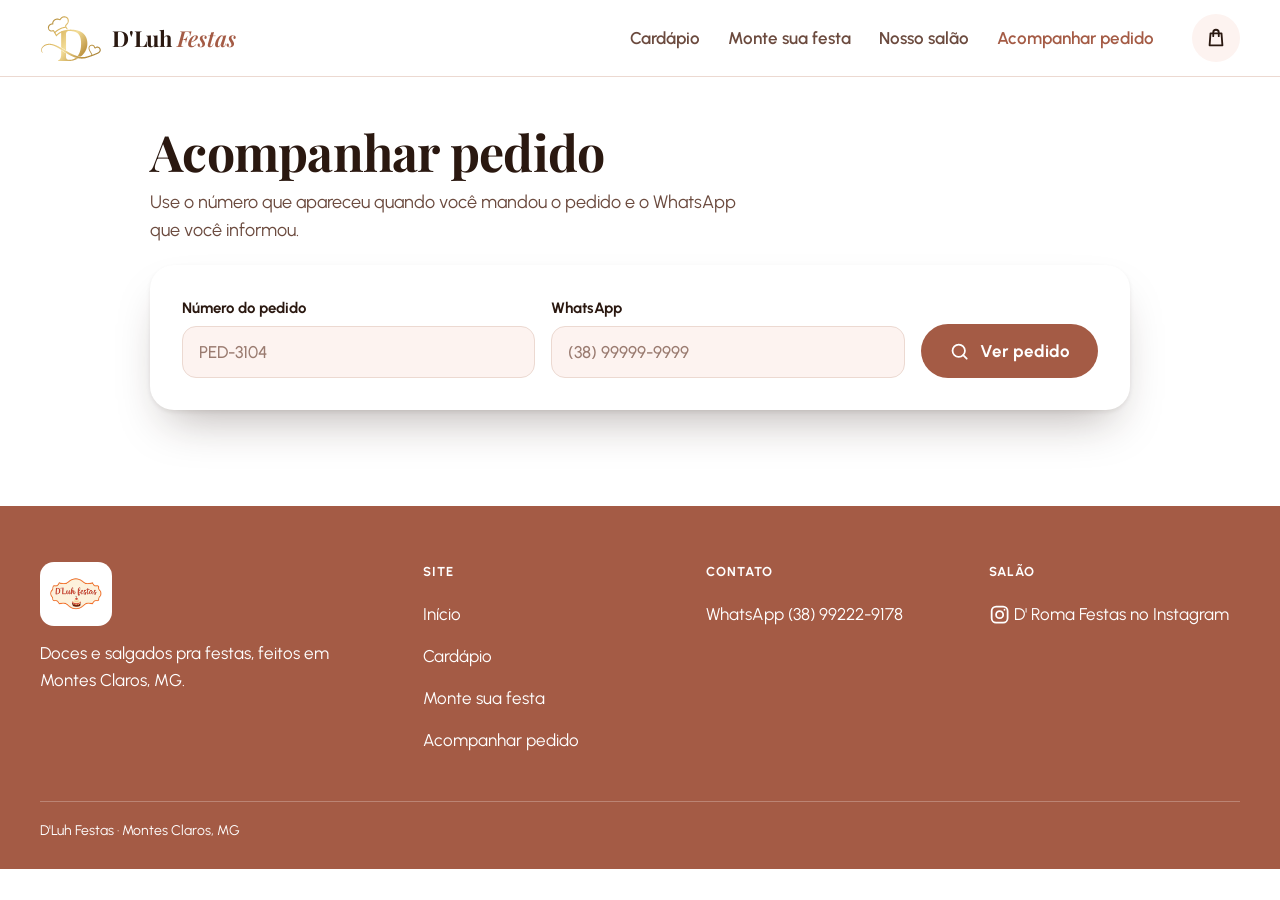
<file: pedido.html>
<!doctype html>
<html lang="pt-BR">
<head>
  <meta charset="utf-8">
  <meta name="viewport" content="width=device-width, initial-scale=1, viewport-fit=cover">
  <title>Acompanhar pedido · D'Luh Festas</title>
  <meta name="description" content="Veja em que pé está o seu pedido na D'Luh Festas com o número do pedido e o WhatsApp usado.">
  <meta name="theme-color" content="#ffffff">
  <meta property="og:type" content="website">
  <meta property="og:site_name" content="D'Luh Festas">
  <meta property="og:title" content="Acompanhar pedido · D'Luh Festas">
  <meta property="og:description" content="Veja a situação do seu pedido com o número e o seu WhatsApp.">
  <meta property="og:url" content="https://www.dluhfestas.com/pedido">
  <meta property="og:image" content="https://www.dluhfestas.com/midia/galeria-mesa-flores.jpg">
  <link rel="canonical" href="https://www.dluhfestas.com/pedido">
  <link rel="icon" href="img/d-dluh.svg" type="image/svg+xml">
  <link rel="alternate icon" href="img/logo-192.png">
  <link rel="preconnect" href="https://fonts.googleapis.com">
  <link rel="preconnect" href="https://fonts.gstatic.com" crossorigin>
  <link rel="stylesheet" href="https://fonts.googleapis.com/css2?family=Playfair+Display:ital,wght@0,600..800;1,600..700&family=Urbanist:wght@400..800&display=swap">
  <link rel="stylesheet" href="css/site.css?v=28">
</head>
<body>
  <a class="pular" href="#conteudo">Pular para o conteúdo</a>

  <header class="topo">
    <div class="moldura topo__dentro">
      <a class="marca" href="/" aria-label="D'Luh Festas, página inicial">
        <span class="marca__d" data-marca-d><img src="img/d-dluh.svg" alt="" width="859" height="648"></span>
        <span class="marca__nome">D'Luh <em>Festas</em></span>
      </a>
      <nav class="menu" aria-label="Principal">
        <a href="/cardapio" class="so-largo">Cardápio</a>
        <a href="/festa" class="so-largo">Monte sua festa</a>
        <a href="/#salao" class="so-largo">Nosso salão</a>
        <a href="/pedido" class="so-largo" aria-current="page">Acompanhar pedido</a>
      </nav>
      <a class="sacola so-estreito" href="/pedido" aria-label="Acompanhar pedido" aria-current="page">
        <svg class="icone" aria-hidden="true"><use href="#i-recebido"/></svg>
      </a>
      <a class="sacola" href="/cardapio" aria-label="Seu pedido" data-sacola>
        <svg class="icone" aria-hidden="true"><use href="#i-sacola"/></svg>
        <span class="sacola__n" data-sacola-n hidden>0</span>
      </a>
    </div>
  </header>

  <main id="conteudo" class="moldura pagina-pedido">
    <div class="cabeca-pagina">
      <h1 class="titulo">Acompanhar pedido</h1>
      <p>Use o número que apareceu quando você mandou o pedido e o WhatsApp que você informou.</p>
    </div>

    <section class="consulta" aria-label="Buscar pedido">
      <form id="form-consulta" novalidate>
        <div class="campo">
          <label for="c-numero">Número do pedido</label>
          <input class="entrada num" type="text" id="c-numero" name="numero" placeholder="PED-3104" autocapitalize="characters" autocomplete="off" required>
          <p class="campo__erro" id="c-numero-erro" hidden></p>
        </div>
        <div class="campo">
          <label for="c-tel">WhatsApp</label>
          <input class="entrada num" type="tel" id="c-tel" name="telefone" inputmode="tel" autocomplete="tel-national" placeholder="(38) 99999-9999" required>
          <p class="campo__erro" id="c-tel-erro" hidden></p>
        </div>
        <button class="botao" type="submit" id="c-botao">
          <svg class="icone" aria-hidden="true"><use href="#i-lupa"/></svg> Ver pedido
        </button>
      </form>
    </section>

    <div id="resultado" aria-live="polite"></div>
  </main>

  <footer class="rodape">
    <div class="moldura rodape__dentro">
      <div>
        <img src="img/logo-192.png" alt="D'Luh Festas" width="192" height="192">
        <p>Doces e salgados pra festas, feitos em Montes Claros, MG.</p>
      </div>
      <div>
        <h2>Site</h2>
        <ul>
          <li><a href="/">Início</a></li>
          <li><a href="/cardapio">Cardápio</a></li>
          <li><a href="/festa">Monte sua festa</a></li>
          <li><a href="/pedido">Acompanhar pedido</a></li>
        </ul>
      </div>
      <div>
        <h2>Contato</h2>
        <ul>
          <li><a href="https://wa.me/5538992229178" target="_blank" rel="noopener">WhatsApp (38) 99222-9178</a></li>
        </ul>
      </div>
      <div>
        <h2>Salão</h2>
        <ul>
          <li><a href="https://www.instagram.com/dromafestas/" target="_blank" rel="noopener"><svg class="icone" aria-hidden="true"><use href="#i-insta"/></svg>&nbsp;D' Roma Festas no Instagram</a></li>
        </ul>
      </div>
    </div>
    <div class="moldura rodape__base">D'Luh Festas · Montes Claros, MG</div>
  </footer>

  <script src="js/comum.js?v=23"></script>
  <script src="js/marca-dados.js?v=22"></script>
  <script src="js/marca.js?v=22"></script>
  <script src="js/api.js?v=23"></script>
  <script src="js/api-teste.js?v=24"></script>
  <script src="js/pedido.js?v=24"></script>
</body>
</html>
</file>
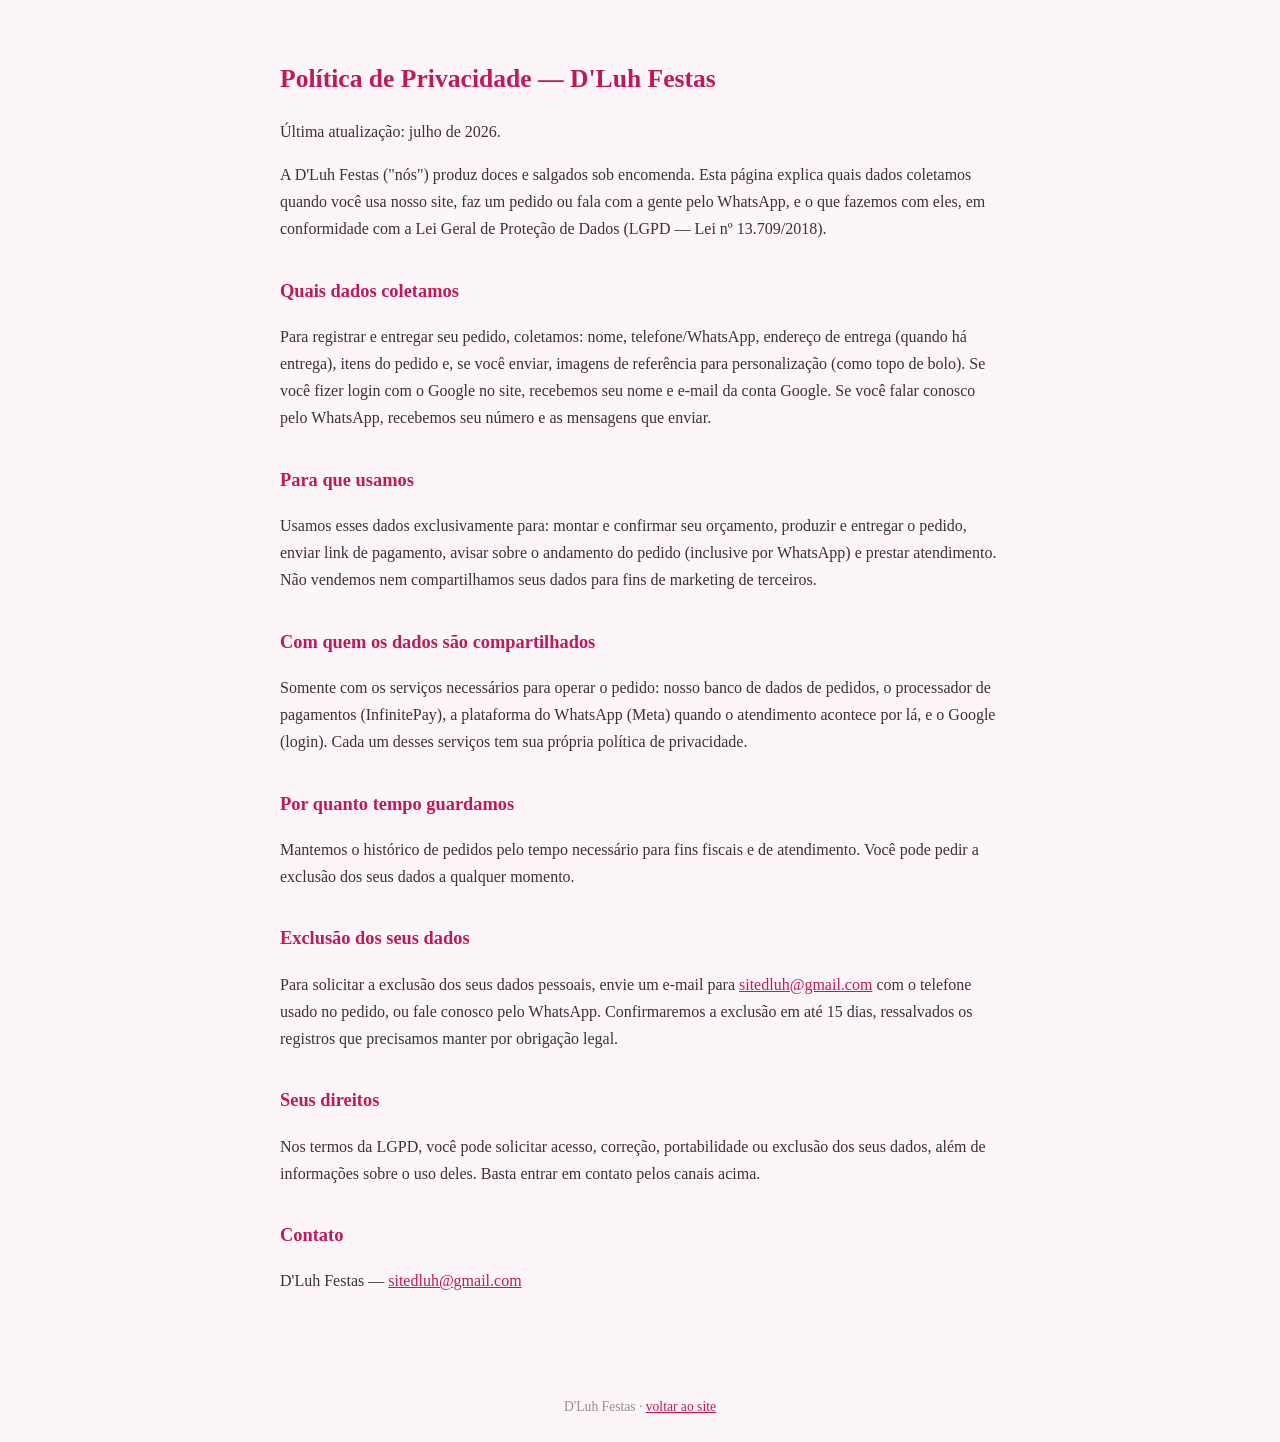
<file: privacidade.html>
<!DOCTYPE html>
<html lang="pt-BR">
<head>
<meta charset="UTF-8">
<meta name="viewport" content="width=device-width, initial-scale=1.0">
<meta name="robots" content="index,follow">
<title>Política de Privacidade — D'Luh Festas</title>
<style>
  body{font-family:Georgia,'Times New Roman',serif;background:#fdf6f8;color:#3d3038;margin:0;padding:0;line-height:1.7}
  main{max-width:720px;margin:0 auto;padding:40px 22px 60px}
  h1{color:#c2185b;font-size:1.6em}
  h2{color:#c2185b;font-size:1.15em;margin-top:1.8em}
  a{color:#c2185b}
  footer{text-align:center;font-size:.85em;color:#9b8a92;padding:24px}
</style>
</head>
<body>
<main>
  <h1>Política de Privacidade — D'Luh Festas</h1>
  <p>Última atualização: julho de 2026.</p>

  <p>A D'Luh Festas ("nós") produz doces e salgados sob encomenda. Esta página explica quais dados coletamos quando você usa nosso site, faz um pedido ou fala com a gente pelo WhatsApp, e o que fazemos com eles, em conformidade com a Lei Geral de Proteção de Dados (LGPD — Lei nº 13.709/2018).</p>

  <h2>Quais dados coletamos</h2>
  <p>Para registrar e entregar seu pedido, coletamos: nome, telefone/WhatsApp, endereço de entrega (quando há entrega), itens do pedido e, se você enviar, imagens de referência para personalização (como topo de bolo). Se você fizer login com o Google no site, recebemos seu nome e e-mail da conta Google. Se você falar conosco pelo WhatsApp, recebemos seu número e as mensagens que enviar.</p>

  <h2>Para que usamos</h2>
  <p>Usamos esses dados exclusivamente para: montar e confirmar seu orçamento, produzir e entregar o pedido, enviar link de pagamento, avisar sobre o andamento do pedido (inclusive por WhatsApp) e prestar atendimento. Não vendemos nem compartilhamos seus dados para fins de marketing de terceiros.</p>

  <h2>Com quem os dados são compartilhados</h2>
  <p>Somente com os serviços necessários para operar o pedido: nosso banco de dados de pedidos, o processador de pagamentos (InfinitePay), a plataforma do WhatsApp (Meta) quando o atendimento acontece por lá, e o Google (login). Cada um desses serviços tem sua própria política de privacidade.</p>

  <h2>Por quanto tempo guardamos</h2>
  <p>Mantemos o histórico de pedidos pelo tempo necessário para fins fiscais e de atendimento. Você pode pedir a exclusão dos seus dados a qualquer momento.</p>

  <h2 id="exclusao">Exclusão dos seus dados</h2>
  <p>Para solicitar a exclusão dos seus dados pessoais, envie um e-mail para <a href="mailto:sitedluh@gmail.com">sitedluh@gmail.com</a> com o telefone usado no pedido, ou fale conosco pelo WhatsApp. Confirmaremos a exclusão em até 15 dias, ressalvados os registros que precisamos manter por obrigação legal.</p>

  <h2>Seus direitos</h2>
  <p>Nos termos da LGPD, você pode solicitar acesso, correção, portabilidade ou exclusão dos seus dados, além de informações sobre o uso deles. Basta entrar em contato pelos canais acima.</p>

  <h2>Contato</h2>
  <p>D'Luh Festas — <a href="mailto:sitedluh@gmail.com">sitedluh@gmail.com</a></p>
</main>
<footer>D'Luh Festas · <a href="index.html">voltar ao site</a></footer>
</body>
</html>
</file>
<file: css/site.css>
/* D'Luh Festas — site público. Linha das referências (Cake Shop, Seja Doce, Sweets App):
   fundo claro, foto e vídeo na frente, cards com botão redondo, carrinho ao lado do cardápio.
   Marca: terracota + Playfair Display; texto em Urbanist. */

:root {
  --terracota: #c0725a;
  --terracota-forte: #a45b45;   /* botões e texto: 5:1 com branco, 4.6:1 no blush */
  --terracota-funda: #8c4d3a;
  --salmao: #eecabd;
  --rosa: #f7e3dc;
  --blush: #fdf3f0;
  --branco: #ffffff;
  --cafe: #2a1810;
  --cafe-2: #6b4a3e;
  --linha: #ecd9d1;
  --verde: #1e6b4f;
  --verde-fundo: #e3f1ea;
  --dourado: #b8903c;
  --erro: #b3261e;
  --erro-fundo: #fff3f0;
  --verde-forte: #17573f;
  --placeholder: #9a7b70;

  --titulo: "Playfair Display", Georgia, serif;
  --texto: "Urbanist", system-ui, -apple-system, "Segoe UI", sans-serif;

  --r-s: 10px;
  --r-m: 16px;
  --r-l: 24px;
  --r-xl: 32px;

  --sombra: 0 1px 2px rgb(42 24 16 / 0.06), 0 12px 32px -14px rgb(42 24 16 / 0.28);
  --sombra-alta: 0 2px 4px rgb(42 24 16 / 0.08), 0 24px 48px -18px rgb(42 24 16 / 0.35);

  --ease-out: cubic-bezier(0.23, 1, 0.32, 1);
  --ease-drawer: cubic-bezier(0.32, 0.72, 0, 1);

  --gutter: clamp(16px, 4vw, 40px);
  --largura: 1240px;
  --topo-h: 76px;

  color-scheme: light;
}

*, *::before, *::after { box-sizing: border-box; }

html {
  -webkit-text-size-adjust: 100%;
  scroll-behavior: smooth;
  scroll-padding-top: calc(var(--topo-h) + 16px);
  scrollbar-color: var(--salmao) var(--blush);
  /* As cenas presas do GSAP (pin-spacer) medem a janela com a barra de rolagem do Windows e passam
     15px da tela: sem isso, aparece rolagem de lado no desktop. */
  overflow-x: clip;
}

body {
  margin: 0;
  background: var(--branco);
  color: var(--cafe);
  font-family: var(--texto);
  font-size: 1.0625rem;
  line-height: 1.55;
  -webkit-font-smoothing: antialiased;
  -webkit-tap-highlight-color: transparent;
}

img, svg, video { display: block; max-width: 100%; }
[hidden] { display: none !important; }
button, input, select, textarea { font: inherit; color: inherit; }
a { color: inherit; text-underline-offset: 0.2em; }
h1, h2, h3 { text-wrap: balance; }

::selection { background: var(--salmao); color: var(--cafe); }

:focus-visible { outline: 3px solid var(--terracota-forte); outline-offset: 3px; border-radius: 8px; }

.sr-only { position: absolute; width: 1px; height: 1px; padding: 0; margin: -1px; overflow: hidden; clip: rect(0 0 0 0); white-space: nowrap; border: 0; }
.icone { width: 1.25em; height: 1.25em; flex: none; stroke: currentColor; fill: none; stroke-width: 2; stroke-linecap: round; stroke-linejoin: round; }
.num { font-variant-numeric: tabular-nums lining-nums; }

.pular {
  position: absolute; left: 16px; top: -64px; z-index: 100; padding: 10px 16px;
  background: var(--cafe); color: var(--branco); border-radius: var(--r-s); font-weight: 700; text-decoration: none;
}
.pular:focus { top: 12px; }

.moldura { width: min(100% - 2 * var(--gutter), var(--largura)); margin-inline: auto; }
.secao { padding-block: clamp(40px, 6vw, 80px); }
.secao--blush { background: var(--blush); }

.titulo {
  font-family: var(--titulo); font-weight: 700; color: var(--cafe);
  font-size: clamp(2rem, 4.2vw, 3.125rem); line-height: 1.08; letter-spacing: -0.015em; margin: 0;
}
.titulo em { font-style: italic; color: var(--terracota-forte); }
.titulo--m { font-size: clamp(1.625rem, 3vw, 2.25rem); }
.cabeca-secao { display: flex; flex-wrap: wrap; align-items: end; justify-content: space-between; gap: 16px 32px; margin-bottom: clamp(24px, 3.4vw, 40px); }
.cabeca-secao p { margin: 10px 0 0; max-width: 52ch; color: var(--cafe-2); font-size: 1.125rem; }

/* ── Botões ────────────────────────────────────────────────────── */

.botao {
  display: inline-flex; align-items: center; justify-content: center; gap: 10px;
  min-height: 52px; padding: 12px 26px; border-radius: 999px; border: 2px solid transparent;
  background: var(--terracota-forte); color: var(--branco);
  font-weight: 700; font-size: 1.0625rem; text-decoration: none; cursor: pointer; white-space: nowrap;
  transition: background-color 180ms ease, color 180ms ease, border-color 180ms ease, transform 160ms var(--ease-out);
  touch-action: manipulation; user-select: none;
}
.botao:active { transform: scale(0.97); }
.botao--contorno { background: transparent; color: var(--terracota-forte); border-color: var(--terracota-forte); }
.botao--branco { background: var(--branco); color: var(--cafe); }
.botao--verde { background: var(--verde); }
.botao--pequeno { min-height: 44px; padding: 8px 18px; font-size: 0.9375rem; }
.botao--grande { min-height: 58px; padding: 14px 32px; font-size: 1.125rem; }
.botao--largo { width: 100%; }
.botao[disabled] { background: var(--rosa); color: var(--cafe-2); cursor: not-allowed; }
.botao[disabled]:active { transform: none; }
@media (hover: hover) and (pointer: fine) {
  .botao:not([disabled]):hover { background: var(--terracota-funda); }
  .botao--contorno:not([disabled]):hover { background: var(--terracota-forte); color: var(--branco); }
  .botao--branco:not([disabled]):hover { background: var(--rosa); }
  .botao--verde:not([disabled]):hover { background: var(--verde-forte); }
}

/* Botão redondo de adicionar (cards). */
.mais {
  display: grid; place-items: center; width: 48px; height: 48px; flex: none; border-radius: 50%;
  background: var(--terracota-forte); color: var(--branco); border: 0; cursor: pointer;
  transition: background-color 180ms ease, transform 160ms var(--ease-out);
}
.mais .icone { width: 22px; height: 22px; stroke-width: 2.5; }
.mais:active { transform: scale(0.92); }
@media (hover: hover) and (pointer: fine) { .mais:hover { background: var(--terracota-funda); } }

.link { display: inline-flex; align-items: center; gap: 8px; min-height: 44px; font-weight: 700; color: var(--terracota-forte); text-decoration: underline; text-decoration-thickness: 2px; }

/* ── Topo ──────────────────────────────────────────────────────── */

.topo {
  position: sticky; top: 0; z-index: 40; background: rgb(255 255 255 / 0.94);
  border-bottom: 1px solid var(--linha);
  backdrop-filter: saturate(1.4) blur(10px); -webkit-backdrop-filter: saturate(1.4) blur(10px);
}
.topo__dentro { display: flex; align-items: center; gap: clamp(8px, 2vw, 28px); height: var(--topo-h); }
.marca { margin-right: auto; display: flex; align-items: center; gap: 10px; text-decoration: none; color: var(--cafe); }
.marca__d { display: block; width: 62px; height: 47px; flex: none; }
.marca__d img, .marca__svg { width: 100%; height: 100%; display: block; overflow: visible; }
.marca__pincel { fill: none; stroke: #fff; stroke-linecap: round; stroke-linejoin: round; }
.marca__nome { font-family: var(--titulo); font-weight: 700; font-size: 1.375rem; letter-spacing: -0.01em; white-space: nowrap; }
.marca__nome em { font-style: italic; font-weight: 600; color: var(--terracota-forte); }
.menu { display: flex; align-items: center; gap: 4px; }
.menu a { padding: 10px 12px; border-radius: 999px; font-weight: 600; text-decoration: none; color: var(--cafe-2); transition: color 160ms ease, background-color 160ms ease; }
.menu a:hover { color: var(--cafe); background: var(--blush); }
.menu a[aria-current="page"] { color: var(--terracota-forte); }
.sacola {
  position: relative; display: grid; place-items: center; width: 48px; height: 48px; border-radius: 50%;
  background: var(--blush); color: var(--cafe); text-decoration: none; flex: none;
}
.sacola .icone { width: 22px; height: 22px; }
/* "Acompanhar pedido" em ícone, só no celular (no largo ele está no menu). */
.so-estreito { display: none; }
.menu + .so-estreito { margin-left: auto; }
.sacola[aria-current="page"] { background: var(--salmao); }
@media (max-width: 900px) { .so-estreito { display: grid; } .so-estreito + .sacola { margin-left: 0; } }
.sacola__n {
  position: absolute; top: -2px; right: -2px; min-width: 22px; height: 22px; padding: 0 6px; border-radius: 999px;
  display: grid; place-items: center; background: var(--terracota-forte); color: var(--branco);
  font-size: 0.75rem; font-weight: 800; border: 2px solid var(--branco);
}

/* ── Abertura com vídeo ────────────────────────────────────────── */

.abertura { padding-top: clamp(12px, 2vw, 24px); }
.banner {
  position: relative; isolation: isolate; overflow: hidden; border-radius: var(--r-xl);
  min-height: min(78svh, 720px); display: grid; align-items: end;
  background: var(--cafe);
}
.banner::after {
  content: ""; position: absolute; inset: 0; z-index: -1;
  background: linear-gradient(90deg, rgb(42 24 16 / 0.85) 0%, rgb(42 24 16 / 0.51) 45%, rgb(42 24 16 / 0.05) 80%),
              linear-gradient(0deg, rgb(42 24 16 / 0.55), transparent 50%);
}

/* Chuva de fotos e vídeos do salão: colunas verticais caindo em velocidades diferentes. */
.chuva {
  position: absolute; inset: -6% -3%; z-index: -2;
  display: grid; grid-template-columns: repeat(5, minmax(0, 1fr)); gap: 10px;
  transform: rotate(-4deg) scale(1.06);
}
.chuva__col { list-style: none; margin: 0; padding: 0; display: grid; gap: 10px; align-content: start; animation: chuva-cai 40s linear infinite; }
.chuva__col--b, .chuva__col--d { animation-duration: 30s; margin-top: -12%; }
.chuva__col--c, .chuva__col--e { animation-duration: 48s; margin-top: -30%; }
.chuva .tile { aspect-ratio: 9 / 16; border-radius: 14px; overflow: hidden; background: var(--terracota-funda); }
.chuva .tile img, .chuva .tile video { width: 100%; height: 100%; object-fit: cover; }
.banner.parado .chuva__col { animation-play-state: paused; }
@keyframes chuva-cai { from { transform: translateY(-50%); } to { transform: translateY(0); } }
@media (prefers-reduced-motion: reduce) { .chuva__col { animation: none; } }

.banner__texto { padding: clamp(28px, 5vw, 64px); max-width: 700px; color: var(--branco); }
.banner h1 {
  font-family: var(--titulo); font-weight: 700; margin: 0;
  font-size: clamp(2.625rem, 6vw, 4.75rem); line-height: 1.02; letter-spacing: -0.02em;
}
.banner h1 em { font-style: italic; font-weight: 600; color: var(--salmao); }
.banner p { margin: 18px 0 0; font-size: clamp(1.0625rem, 1.5vw, 1.25rem); max-width: 46ch; color: rgb(255 255 255 / 0.92); }
.banner__infos { display: flex; flex-wrap: wrap; gap: 8px 20px; margin: 20px 0 0; padding: 0; list-style: none; font-weight: 600; font-size: 0.9375rem; }
.banner__infos li { display: inline-flex; align-items: center; gap: 8px; }
.banner__acoes { display: flex; flex-wrap: wrap; gap: 12px; margin-top: 28px; }
.banner .banner__extra { max-width: none; margin-top: 14px; font-size: 0.9375rem; color: rgb(255 255 255 / 0.85); }
.banner__extra a { color: var(--branco); font-weight: 700; display: inline-flex; align-items: center; gap: 4px; min-height: 44px; vertical-align: middle; text-underline-offset: 3px; }
.banner__extra .icone { width: 18px; height: 18px; }
.banner__pausa {
  position: absolute; right: 20px; bottom: 20px; width: 44px; height: 44px; border-radius: 50%;
  display: grid; place-items: center; border: 0; cursor: pointer;
  background: rgb(255 255 255 / 0.18); color: var(--branco);
  backdrop-filter: blur(8px); -webkit-backdrop-filter: blur(8px);
}
.banner__pausa:hover { background: rgb(255 255 255 / 0.3); }

/* ── Categorias com foto ───────────────────────────────────────── */

.categorias-foto { list-style: none; margin: 0; padding: 0; display: grid; grid-template-columns: repeat(5, minmax(0, 1fr)); gap: clamp(12px, 2vw, 24px); }
.cat-foto a { display: grid; gap: 12px; text-decoration: none; text-align: center; }
.cat-foto__img {
  aspect-ratio: 1; border-radius: var(--r-l); overflow: hidden; background: var(--rosa);
  transition: transform 300ms var(--ease-out), box-shadow 300ms var(--ease-out);
}
.cat-foto__img img { width: 100%; height: 100%; object-fit: cover; }
.cat-foto strong { font-weight: 700; font-size: 1.0625rem; }
.cat-foto span { display: block; color: var(--cafe-2); font-size: 0.9375rem; margin-top: -8px; }
@media (hover: hover) and (pointer: fine) { .cat-foto a:hover .cat-foto__img { transform: translateY(-4px); box-shadow: var(--sombra); } }

/* ── Card de produto ───────────────────────────────────────────── */

.grade-produtos { list-style: none; margin: 0; padding: 0; display: grid; grid-template-columns: repeat(auto-fill, minmax(260px, 1fr)); gap: clamp(14px, 2vw, 24px); }
.card {
  position: relative; display: flex; flex-direction: column; background: var(--branco);
  border-radius: var(--r-l); box-shadow: var(--sombra); overflow: hidden;
  transition: box-shadow 260ms var(--ease-out), transform 260ms var(--ease-out);
}
@media (hover: hover) and (pointer: fine) { .card:hover { box-shadow: var(--sombra-alta); transform: translateY(-3px); } }
.card__foto { aspect-ratio: 1; background: var(--rosa); overflow: hidden; }
.card__foto img { width: 100%; height: 100%; object-fit: cover; }
.card__foto--vazia { display: grid; place-items: center; color: var(--salmao); }
.card__foto--vazia .marca-vazia, .cat-foto__img .marca-vazia { width: 46%; height: auto; opacity: 0.55; filter: saturate(0.6); object-fit: contain; }
.cat-foto__img:has(.marca-vazia) { display: grid; place-items: center; }
.card__corpo { display: flex; flex-direction: column; gap: 4px; padding: 16px 18px 18px; flex: 1; }
.card__nome { margin: 0; font-weight: 700; font-size: 1.125rem; line-height: 1.25; }
.card__desc { margin: 0; color: var(--cafe-2); font-size: 0.9375rem; line-height: 1.4; }
.card__pe { display: flex; align-items: end; justify-content: space-between; gap: 12px; margin-top: auto; padding-top: 12px; }
.card__preco { margin: 0; line-height: 1.2; }
.card__preco small { display: block; color: var(--cafe-2); font-size: 0.875rem; font-weight: 500; white-space: nowrap; }
.card__preco strong { font-weight: 800; font-size: 1.25rem; color: var(--terracota-forte); }
.selo {
  position: absolute; top: 12px; left: 12px; padding: 4px 12px; border-radius: 999px;
  background: var(--branco); color: var(--cafe); font-size: 0.8125rem; font-weight: 700; box-shadow: var(--sombra);
}
.selo--verde { background: var(--verde); color: var(--branco); }

/* ── Bolos por tamanho ─────────────────────────────────────────── */

.aros { list-style: none; margin: 0; padding: 0; display: grid; grid-template-columns: repeat(6, minmax(0, 1fr)); gap: 16px; }
.aro {
  display: grid; justify-items: center; gap: 6px; text-align: center; padding: 20px 12px 18px;
  background: var(--branco); border-radius: var(--r-l); box-shadow: var(--sombra);
}
.aro svg { width: 100%; max-width: 120px; height: auto; }
.aro__nome { font-family: var(--titulo); font-weight: 700; font-size: 1.25rem; margin-top: 6px; }
.aro__serve { font-size: 0.875rem; color: var(--cafe-2); min-height: 2.6em; line-height: 1.3; }
.aro__valor { font-weight: 800; font-size: 1.125rem; color: var(--terracota-forte); }

/* ── Como funciona ─────────────────────────────────────────────── */

.passos { list-style: none; margin: 0; padding: 0; display: grid; grid-template-columns: repeat(3, minmax(0, 1fr)); gap: clamp(20px, 3vw, 40px); counter-reset: passo; }
.passo { counter-increment: passo; position: relative; display: grid; gap: 8px; align-content: start; }
.passo::before {
  content: counter(passo); display: grid; place-items: center; width: 52px; height: 52px; border-radius: 50%;
  background: var(--terracota-forte); color: var(--branco); font-family: var(--titulo); font-weight: 700; font-size: 1.375rem;
  position: relative; z-index: 1;
}
.passo:not(:last-child)::after {
  content: ""; position: absolute; top: 26px; left: 64px; right: calc(-1 * clamp(20px, 3vw, 40px) + 12px);
  border-top: 2px dashed var(--salmao);
}
.passo h3 { margin: 10px 0 0; font-size: 1.25rem; font-weight: 700; }
.passo p { margin: 0; color: var(--cafe-2); }

/* ── Nosso salão ───────────────────────────────────────────────── */

.salao { background: var(--terracota-forte); color: var(--branco); overflow: hidden; margin-bottom: clamp(56px, 8vw, 104px); }
.salao__grade { display: grid; grid-template-columns: minmax(0, 5fr) minmax(0, 7fr); gap: clamp(28px, 5vw, 72px); align-items: center; }
.salao .titulo { color: var(--branco); }
.salao .titulo em { color: var(--branco); }
.salao__texto p { margin: 18px 0 0; font-size: 1.125rem; max-width: 44ch; color: rgb(255 255 255 / 0.92); }
.salao__acoes { display: flex; flex-wrap: wrap; gap: 12px; margin-top: 28px; }
.salao .botao--contorno { color: var(--branco); border-color: var(--branco); }
@media (hover: hover) and (pointer: fine) { .salao .botao--contorno:hover { background: var(--branco); color: var(--terracota-forte); } }
.galeria {
  list-style: none; margin: 0; padding: 0; display: grid; gap: 12px;
  grid-template-columns: repeat(3, minmax(0, 1fr)); grid-auto-rows: clamp(120px, 14vw, 190px); grid-auto-flow: dense;
}
.galeria li { border-radius: var(--r-m); overflow: hidden; background: var(--terracota-funda); position: relative; }
.galeria li.alto { grid-row: span 2; }
.galeria img, .galeria video { width: 100%; height: 100%; object-fit: cover; }
.galeria__legenda {
  position: absolute; left: 10px; bottom: 10px; padding: 4px 10px; border-radius: 999px;
  background: rgb(42 24 16 / 0.6); color: var(--branco); font-size: 0.8125rem; font-weight: 600;
  backdrop-filter: blur(6px); -webkit-backdrop-filter: blur(6px);
}

/* ── Rodapé ────────────────────────────────────────────────────── */

.rodape { background: var(--terracota-forte); color: var(--branco); }
.rodape__dentro { display: grid; grid-template-columns: 1.4fr repeat(3, 1fr); gap: 32px; padding-block: 56px 40px; }
.rodape img { height: 64px; width: auto; background: var(--branco); border-radius: 14px; padding: 6px 10px; }
.rodape h2 { font-size: 0.8125rem; letter-spacing: 0.08em; text-transform: uppercase; margin: 0 0 12px; color: var(--branco); font-weight: 700; }
.rodape ul { list-style: none; margin: 0; padding: 0; display: grid; gap: 2px; }
.rodape a { display: inline-flex; min-height: 40px; align-items: center; text-decoration: none; }
.rodape a:hover { text-decoration: underline; color: var(--branco); }
.rodape p { margin: 14px 0 0; max-width: 32ch; }
.rodape__base { border-top: 1px solid rgb(255 255 255 / 0.25); padding-block: 18px 28px; font-size: 0.875rem; color: var(--branco); }

/* ── Cardápio ──────────────────────────────────────────────────── */

.cabeca-pagina { padding-block: clamp(28px, 4vw, 48px) clamp(12px, 2vw, 20px); }
.cabeca-pagina h1 { margin: 0; }
.cabeca-pagina p { margin: 10px 0 0; max-width: 56ch; color: var(--cafe-2); font-size: 1.125rem; }

.abas { position: sticky; top: var(--topo-h); z-index: 30; background: rgb(255 255 255 / 0.94); padding-block: 12px; border-bottom: 1px solid var(--linha); backdrop-filter: blur(10px); -webkit-backdrop-filter: blur(10px); }
.abas__lista { display: flex; gap: 8px; overflow-x: auto; scrollbar-width: none; overscroll-behavior-x: contain; padding: 2px; }
.abas__lista::-webkit-scrollbar { display: none; }
.aba {
  flex: none; display: inline-flex; align-items: center; min-height: 44px; padding: 8px 18px; border-radius: 999px;
  background: var(--blush); color: var(--cafe-2); font-weight: 700; text-decoration: none; white-space: nowrap;
  transition: background-color 180ms ease, color 180ms ease;
}
.aba:hover { background: var(--rosa); color: var(--cafe); }
.aba[aria-current="true"] { background: var(--terracota-forte); color: var(--branco); }

.balcao { display: grid; grid-template-columns: minmax(0, 1fr) 370px; gap: clamp(20px, 3vw, 36px); align-items: start; padding-block: clamp(20px, 3vw, 32px) 120px; }
.comanda-coluna { align-self: stretch; }
.categorias { display: grid; gap: clamp(36px, 5vw, 56px); }
.categoria { scroll-margin-top: calc(var(--topo-h) + 84px); }
.categoria__cabeca { display: flex; flex-wrap: wrap; align-items: baseline; justify-content: space-between; gap: 4px 20px; margin-bottom: 18px; }
.categoria__regra { margin: 0; color: var(--cafe-2); font-weight: 600; font-size: 0.9375rem; }
.categoria .grade-produtos { grid-template-columns: repeat(auto-fill, minmax(210px, 1fr)); }
.categoria .card__foto { aspect-ratio: 4 / 3; }

/* Card de bolo/pacote no pedido: abre na largura toda pra escolher recheios. */
.card--aberto { grid-column: 1 / -1; display: grid; grid-template-columns: minmax(180px, 260px) minmax(0, 1fr); }
.card--aberto .card__foto { aspect-ratio: auto; min-height: 100%; grid-row: span 2; }
.card--aberto .previa-total, .card--aberto .escolhas { grid-column: 2; }
.card--aberto .escolhas { padding-top: 0; }
@media (max-width: 640px) {
  .card--aberto { grid-template-columns: 1fr; }
  .card--aberto .card__foto { aspect-ratio: 16 / 9; grid-row: auto; }
  .card--aberto .previa-total, .card--aberto .escolhas { grid-column: 1; }
  .card--aberto .card__desc { display: block; }
  .card--aberto .card__pe { flex-direction: row; align-items: end; }
}

.contador {
  display: inline-grid; grid-template-columns: 40px 56px 40px; align-items: center; height: 48px;
  background: var(--blush); border-radius: 999px; padding: 4px;
}
.contador button {
  display: grid; place-items: center; width: 40px; height: 40px; border-radius: 50%; border: 0; cursor: pointer;
  background: var(--branco); color: var(--cafe); box-shadow: 0 1px 2px rgb(42 24 16 / 0.12);
  transition: transform 140ms var(--ease-out), background-color 140ms ease;
}
.contador button:active { transform: scale(0.9); }
.contador button .icone { width: 18px; height: 18px; stroke-width: 2.5; }
.contador input {
  width: 100%; height: 40px; border: 0; background: transparent; text-align: center; font-weight: 800; font-size: 1.0625rem;
  -moz-appearance: textfield; appearance: textfield; min-width: 0; border-radius: 8px;
}
.contador input::-webkit-outer-spin-button, .contador input::-webkit-inner-spin-button { -webkit-appearance: none; margin: 0; }
.contador input:focus-visible { outline-offset: 0; }
.card .contador { grid-template-columns: 36px 1fr 36px; height: 44px; width: 100%; max-width: 150px; }
.card .contador button { width: 36px; height: 36px; }

.previa-total { margin: 0; padding: 0 18px 14px; font-size: 0.875rem; font-weight: 700; color: var(--verde); }
.previa-total:empty { display: none; }

.escolhas { display: grid; gap: 10px; padding: 0 18px 18px; }
.escolha { margin: 0; padding: 12px; border: 0; border-radius: var(--r-m); background: var(--blush); min-width: 0; }
.escolha legend { float: left; width: 100%; padding: 0; margin-bottom: 8px; font-weight: 700; font-size: 0.875rem; }
.chips { display: flex; flex-wrap: wrap; gap: 6px; clear: both; }
.chip {
  position: relative; display: inline-flex; align-items: center; min-height: 36px; padding: 4px 12px; border-radius: 999px;
  background: var(--branco); border: 1.5px solid var(--linha); cursor: pointer; font-weight: 600; font-size: 0.875rem;
  transition: background-color 140ms ease, border-color 140ms ease, color 140ms ease;
}
.chip input { position: absolute; opacity: 0; pointer-events: none; }
.chip:has(input:checked) { background: var(--terracota-forte); border-color: var(--terracota-forte); color: var(--branco); }
.chip:has(input:focus-visible) { outline: 3px solid var(--terracota-forte); outline-offset: 2px; }
.chip:has(input:disabled) { opacity: 0.45; cursor: not-allowed; }
.escolha__aviso { margin: 8px 0 0; font-size: 0.8125rem; font-weight: 700; color: var(--erro); }
.escolha__ok { margin: 8px 0 0; font-size: 0.8125rem; font-weight: 700; color: var(--verde); }

/* ── Comanda (carrinho) ────────────────────────────────────────── */

.comanda {
  position: sticky; top: calc(var(--topo-h) + 84px);
  display: grid; grid-template-rows: auto minmax(0, 1fr) auto;
  max-height: calc(100svh - var(--topo-h) - 104px);
  background: var(--branco); border-radius: var(--r-l); box-shadow: var(--sombra-alta); overflow: hidden;
}
.comanda__cabeca { display: flex; align-items: center; justify-content: space-between; gap: 12px; padding: 20px 22px 14px; }
.comanda__cabeca h2 { margin: 0; font-family: var(--titulo); font-weight: 700; font-size: 1.5rem; }
.comanda__fechar { width: 44px; height: 44px; border-radius: 50%; border: 0; background: var(--blush); cursor: pointer; display: grid; place-items: center; }
.comanda__itens { list-style: none; margin: 0; padding: 0 22px; overflow-y: auto; overscroll-behavior: contain; }
.comanda__item { display: grid; grid-template-columns: 48px minmax(0, 1fr) auto; gap: 2px 12px; align-items: center; padding: 10px 0; border-top: 1px solid var(--linha); }
.comanda__item img, .comanda__item .miniatura { width: 48px; height: 48px; border-radius: 12px; object-fit: cover; background: var(--rosa); grid-row: span 2; }
.comanda__item .miniatura { display: grid; place-items: center; }
.comanda__item .miniatura img { width: 80%; height: auto; opacity: 0.55; }
.comanda__item strong { font-weight: 700; font-size: 0.9375rem; line-height: 1.25; }
.comanda__item span { font-weight: 700; font-size: 0.9375rem; }
.comanda__item small { grid-column: 2 / -1; color: var(--cafe-2); font-size: 0.8125rem; line-height: 1.3; }
.comanda__acoes { grid-column: 2 / -1; display: flex; align-items: center; justify-content: space-between; gap: 10px; margin-top: 6px; }
.contador--mini { grid-template-columns: 34px 64px 34px; height: 42px; }
.contador--mini button { width: 34px; height: 34px; }
.contador--mini button .icone { width: 16px; height: 16px; }
.contador--mini input { height: 34px; font-size: 1rem; }
.comanda__tirar {
  display: inline-flex; align-items: center; gap: 6px; min-height: 40px; padding: 0 12px; border: 0; border-radius: 999px;
  background: transparent; color: var(--cafe-2); font: inherit; font-weight: 600; font-size: 0.875rem; cursor: pointer;
}
.comanda__tirar .icone { width: 16px; height: 16px; }
@media (hover: hover) and (pointer: fine) { .comanda__tirar:hover { background: var(--blush); color: var(--terracota-forte); } }
.comanda__vazia { margin: 0; padding: 12px 22px 24px; color: var(--cafe-2); text-align: center; }
.comanda__vazia .icone { width: 44px; height: 44px; margin: 4px auto 10px; color: var(--salmao); stroke-width: 1.5; }
.comanda__pe { display: grid; gap: 12px; padding: 16px 22px 22px; background: var(--blush); }
.total { display: flex; align-items: baseline; justify-content: space-between; gap: 12px; }
.total span { font-weight: 700; }
.total strong { font-weight: 800; font-size: 1.625rem; color: var(--cafe); }
.total__nota { margin: 0; font-size: 0.875rem; color: var(--cafe-2); }
.total__nota--alerta { color: var(--erro); font-weight: 600; }

.repinta { display: inline-block; }
.repinta.pintando { animation: pulsar 420ms var(--ease-out); }
@keyframes pulsar { 0% { transform: translateY(6px); opacity: 0; } 100% { transform: none; opacity: 1; } }

.barra-pedido { display: none; }

/* ── Finalizar ─────────────────────────────────────────────────── */

.finalizar { padding-block: clamp(24px, 4vw, 40px) 80px; max-width: 860px; }
.etapas { list-style: none; margin: 0 0 24px; padding: 0; display: flex; gap: 8px; align-items: center; counter-reset: etapa; }
.etapa { counter-increment: etapa; display: flex; align-items: center; gap: 10px; color: var(--cafe-2); font-weight: 700; flex: 1; }
.etapa::before {
  content: counter(etapa); display: grid; place-items: center; width: 34px; height: 34px; flex: none; border-radius: 50%;
  background: var(--blush); color: var(--cafe-2); font-weight: 800; font-size: 0.9375rem;
}
.etapa::after { content: ""; flex: 1; height: 2px; background: var(--linha); border-radius: 2px; }
.etapa:last-child { flex: 0 0 auto; }
.etapa:last-child::after { display: none; }
.etapa[aria-current="step"] { color: var(--cafe); }
.etapa[aria-current="step"]::before { background: var(--terracota-forte); color: var(--branco); }
.etapa.feita::before {
  content: ""; background: var(--verde) url("data:image/svg+xml,%3Csvg xmlns='http://www.w3.org/2000/svg' viewBox='0 0 24 24' fill='none' stroke='white' stroke-width='3' stroke-linecap='round' stroke-linejoin='round'%3E%3Cpath d='M5 12.5 10 17.5 19 7'/%3E%3C/svg%3E") center / 18px no-repeat;
}
.etapa.feita::after { background: var(--verde); }

.painel { background: var(--branco); border-radius: var(--r-l); box-shadow: var(--sombra-alta); padding: clamp(22px, 4vw, 40px); }
.painel__ajuda { margin: 8px 0 24px; color: var(--cafe-2); max-width: 60ch; }
.painel__acoes { display: flex; flex-wrap: wrap; justify-content: space-between; gap: 12px; margin-top: 28px; }

.campos { display: grid; grid-template-columns: repeat(6, minmax(0, 1fr)); gap: 16px 18px; }
.campo { display: grid; gap: 6px; grid-column: span 6; align-content: start; }
.campo--metade { grid-column: span 3; }
.campo--terco { grid-column: span 2; }
.campo--largo { grid-column: span 4; }
.campo label { font-weight: 700; font-size: 0.9375rem; }
.campo label small, .campo > small { color: var(--cafe-2); font-weight: 500; font-size: 0.875rem; }
.entrada {
  width: 100%; min-height: 52px; padding: 12px 16px; border-radius: 14px;
  background: var(--blush); border: 1.5px solid var(--linha); font-size: 1.0625rem; font-weight: 500;
  transition: border-color 160ms ease, background-color 160ms ease, box-shadow 160ms ease;
  caret-color: var(--terracota-forte);
}
textarea.entrada { min-height: 96px; resize: vertical; }
.entrada::placeholder { color: var(--placeholder); }
.entrada:hover { border-color: var(--salmao); }
.entrada:focus-visible { outline: none; background: var(--branco); border-color: var(--terracota-forte); box-shadow: 0 0 0 4px rgb(192 114 90 / 0.18); border-radius: 14px; }
.entrada[aria-invalid="true"] { border-color: var(--erro); background: var(--erro-fundo); }
.campo__erro { margin: 0; color: var(--erro); font-weight: 600; font-size: 0.9375rem; }

.opcoes-modo { border: 0; padding: 0; margin: 0 0 22px; min-width: 0; display: grid; grid-template-columns: repeat(2, minmax(0, 1fr)); gap: 12px; }
.opcao-modo {
  position: relative; display: grid; grid-template-columns: auto 1fr; gap: 2px 14px; align-items: center; padding: 18px;
  border-radius: var(--r-m); background: var(--blush); border: 2px solid transparent; cursor: pointer;
  transition: border-color 160ms ease, background-color 160ms ease;
}
.opcao-modo input { position: absolute; opacity: 0; pointer-events: none; }
.opcao-modo .icone { grid-row: span 2; width: 28px; height: 28px; color: var(--terracota-forte); }
.opcao-modo strong { font-weight: 700; font-size: 1.0625rem; }
.opcao-modo span { font-size: 0.9375rem; color: var(--cafe-2); }
.opcao-modo:has(input:checked) { border-color: var(--terracota-forte); background: var(--branco); box-shadow: var(--sombra); }
.opcao-modo:has(input:focus-visible) { outline: 3px solid var(--terracota-forte); outline-offset: 3px; }

/* Login Google na revisão do pedido */
.conta { margin: 0 0 24px; padding: 16px 18px; border-radius: var(--r-m); background: var(--blush); }
.conta__fora { display: grid; gap: 12px; justify-items: start; }
.conta__fora p { margin: 0; max-width: 60ch; }
.conta__dentro { display: flex; flex-wrap: wrap; gap: 8px 16px; align-items: center; justify-content: space-between; }
.conta__dentro strong { overflow-wrap: anywhere; }
.conta__trocar { background: none; border: 0; padding: 10px 0; min-height: 44px; font: inherit; font-weight: 600; color: var(--terracota-forte); text-decoration: underline; text-underline-offset: 3px; cursor: pointer; }

.aviso { display: flex; gap: 12px; align-items: flex-start; margin: 16px 0 0; padding: 14px 16px; border-radius: var(--r-m); background: var(--blush); font-weight: 500; font-size: 0.9375rem; }
.aviso .icone { margin-top: 2px; color: var(--terracota-forte); }
.aviso--erro { background: var(--erro-fundo); color: var(--erro); }
.aviso--erro .icone { color: var(--erro); }

.revisao { display: grid; grid-template-columns: repeat(2, minmax(0, 1fr)); gap: 0 32px; margin-top: 28px; padding-top: 20px; border-top: 1px solid var(--linha); }
.revisao__bloco { padding: 0; }
.revisao__bloco h3 { margin: 0 0 6px; font-size: 1rem; display: flex; justify-content: space-between; align-items: center; gap: 8px; }
.revisao__bloco p { margin: 0; }
.revisao__bloco p + h3 { margin-top: 16px; }
.revisao__bloco button { background: none; border: 0; padding: 8px 4px; font-weight: 700; color: var(--terracota-forte); text-decoration: underline; cursor: pointer; min-height: 44px; }
.revisao__itens { list-style: none; margin: 0; padding: 0; }
.revisao__itens li { display: flex; justify-content: space-between; gap: 12px; padding: 7px 0; border-top: 1px solid var(--linha); }
.revisao__itens li:first-child { border-top: 0; }
.revisao__itens li > span:last-child { white-space: nowrap; font-weight: 700; }
.revisao__itens small { color: var(--cafe-2); }
.painel .total { margin-top: 20px; padding-top: 16px; border-top: 1px solid var(--linha); }
.painel .total__nota { margin-top: 8px; }
/* Linha da taxa de entrega acima do total: mais leve, e o total logo abaixo sem outro traço. */
.total--linha strong { font-size: 1.125rem; font-weight: 700; }
.painel .total--linha:not([hidden]) + .total { margin-top: 8px; padding-top: 0; border-top: 0; }

/* ── Pedido recebido ───────────────────────────────────────────── */

.recebido { padding-block: clamp(40px, 7vw, 88px) 96px; text-align: center; }
.recebido__selo { width: 76px; height: 76px; margin: 0 auto 20px; border-radius: 50%; background: var(--verde-fundo); color: var(--verde); display: grid; place-items: center; }
.recebido__selo .icone { width: 38px; height: 38px; stroke-width: 2.5; }
.recebido .moldura > p { margin: 14px auto 0; max-width: 46ch; color: var(--cafe-2); font-size: 1.125rem; }
.ficha { width: min(100%, 440px); margin: 32px auto 0; text-align: left; background: var(--branco); border-radius: var(--r-l); box-shadow: var(--sombra-alta); overflow: hidden; }
.ficha__numero { padding: 18px 22px; background: var(--blush); display: flex; justify-content: space-between; align-items: baseline; gap: 12px; }
.ficha__numero span { font-weight: 700; color: var(--cafe-2); }
.ficha__numero strong { font-weight: 800; font-size: 1.75rem; color: var(--terracota-forte); }
.ficha dl { margin: 0; padding: 14px 22px 20px; display: grid; grid-template-columns: auto 1fr; gap: 8px 16px; }
.ficha dt { color: var(--cafe-2); }
.ficha dd { margin: 0; font-weight: 700; text-align: right; }
.recebido__acoes { display: flex; flex-wrap: wrap; justify-content: center; gap: 12px; margin-top: 32px; }

/* ── Acompanhar pedido ─────────────────────────────────────────── */

.pagina-pedido { padding-bottom: 96px; max-width: 980px; }
.consulta { background: var(--branco); border-radius: var(--r-l); box-shadow: var(--sombra-alta); padding: clamp(20px, 3vw, 32px); }
.consulta form { display: grid; grid-template-columns: minmax(0, 1fr) minmax(0, 1fr) auto; gap: 16px; align-items: end; }
.consulta .campo { grid-column: auto; }
.situacao { margin-top: 28px; display: grid; gap: 20px; }
.situacao__topo { display: grid; gap: 20px; padding-top: 8px; }
.situacao__titulo { display: flex; flex-wrap: wrap; justify-content: space-between; align-items: baseline; gap: 8px 20px; }
.situacao__titulo p { margin: 0; font-weight: 700; color: var(--cafe-2); }
.situacao__frase { margin: -8px 0 0; font-size: 1.125rem; color: var(--cafe-2); }
.trilha { list-style: none; margin: 0; padding: 0; display: grid; grid-template-columns: repeat(4, minmax(0, 1fr)); gap: 8px; }
.trilha li { display: grid; gap: 4px; justify-items: start; padding: 14px; border-radius: var(--r-m); background: var(--blush); color: var(--cafe-2); font-weight: 700; }
.trilha li .icone { width: 26px; height: 26px; }
.trilha li small { font-weight: 500; font-size: 0.8125rem; }
.trilha li.feito { background: var(--verde-fundo); color: var(--verde); }
.trilha li.agora { background: var(--terracota-forte); color: var(--branco); }
.trilha--cancelado li { opacity: 0.5; }
/* Entregador da RYD dentro do "Acompanhar pedido". --passo (0 a 3) diz até onde a barra vai. */
.entregador { display: grid; gap: 16px; padding: 20px; border-radius: var(--r-l); background: var(--branco); box-shadow: var(--sombra); }
.entregador__quem { display: flex; gap: 16px; align-items: center; }
.entregador__quem h3 { margin: 0; font-size: 1.125rem; font-weight: 800; line-height: 1.25; text-wrap: balance; }
.entregador__quem p { margin: 2px 0 0; color: var(--cafe-2); }
.entregador__foto { flex: none; width: 56px; height: 56px; border-radius: 50%; overflow: hidden; display: grid; place-items: center; background: var(--rosa); color: var(--terracota-forte); }
.entregador__foto img { width: 100%; height: 100%; object-fit: cover; }
.entregador__foto .icone { width: 28px; height: 28px; }
.entregador__inicial { font-family: var(--titulo); font-weight: 700; font-size: 1.5rem; }
.entregador--fim .entregador__foto { background: var(--verde-fundo); color: var(--verde); }
.entregador__barra { position: relative; height: 6px; margin: 10px 12.5% 0; border-radius: 999px; background: var(--linha); }
.entregador__feito { position: absolute; inset: 0; border-radius: inherit; background: var(--terracota-forte); transform-origin: left; transform: scaleX(calc(var(--passo) / 3)); transition: transform 600ms var(--ease-out); }
.entregador--fim .entregador__feito { background: var(--verde); }
/* A motinho fica na ponta da barra e balança de leve: a tela nunca parece parada esperando. */
.entregador__moto { position: absolute; top: 50%; left: calc(var(--passo) / 3 * 100%); width: 28px; height: 28px; margin: -14px 0 0 -14px; display: grid; place-items: center; border-radius: 50%; background: var(--terracota-forte); color: var(--branco); transition: left 600ms var(--ease-out); animation: moto-anda 1.6s ease-in-out infinite; }
.entregador__moto .icone { width: 18px; height: 18px; }
.entregador--fim .entregador__moto { display: none; }
@keyframes moto-anda { 50% { transform: translateY(-2px) rotate(-4deg); } }
/* Cada nome fica no meio da sua coluna; a barra vai do meio da 1ª ao meio da 4ª (margem de 12,5%). */
.entregador__passos { list-style: none; margin: 0; padding: 0; display: grid; grid-template-columns: repeat(4, minmax(0, 1fr)); text-align: center; font-size: 0.8125rem; font-weight: 700; color: var(--cafe-2); }
.entregador__passos .feito { color: var(--cafe); }
.entregador__passos .agora { color: var(--terracota-forte); }
.entregador__vivo { margin: 0; display: flex; align-items: center; gap: 8px; font-size: 0.8125rem; color: var(--cafe-2); }
.entregador__vivo .ponto { position: relative; width: 8px; height: 8px; border-radius: 50%; background: var(--verde); }
.entregador__vivo .ponto::after { content: ""; position: absolute; inset: 0; border-radius: inherit; background: var(--verde); animation: ponto-vivo 2s var(--ease-out) infinite; }
@keyframes ponto-vivo { from { transform: scale(1); opacity: 0.6; } to { transform: scale(2.6); opacity: 0; } }
@media (prefers-reduced-motion: reduce) {
  .entregador__moto, .entregador__vivo .ponto::after { animation: none; }
}
.contas { display: grid; grid-auto-flow: column; grid-auto-columns: minmax(0, 1fr); gap: 0; margin: 0; border-block: 1px solid var(--linha); }
.contas div { padding: 14px 16px 14px 0; }
.contas div + div { padding-left: 16px; border-left: 1px solid var(--linha); }
.contas dt { font-size: 0.875rem; color: var(--cafe-2); }
.contas dd { margin: 2px 0 0; font-weight: 800; font-size: 1.375rem; }
.contas .falta dd { color: var(--terracota-forte); }
.detalhe { display: grid; grid-template-columns: repeat(2, minmax(0, 1fr)); gap: 24px; background: var(--branco); border-radius: var(--r-l); box-shadow: var(--sombra); padding: clamp(20px, 3vw, 32px); }
.detalhe h2 { margin: 0 0 8px; font-size: 1.0625rem; }
.detalhe p { margin: 0; }
.detalhe p + p { margin-top: 6px; }

/* ── Recado e carregando ───────────────────────────────────────── */

.recado {
  position: fixed; left: 50%; bottom: 24px; z-index: 80; display: flex; align-items: center; gap: 14px;
  transform: translate(-50%, 16px); opacity: 0; pointer-events: none;
  padding: 12px 14px 12px 20px; border-radius: 999px; background: var(--cafe); color: var(--branco);
  font-weight: 600; width: max-content; max-width: min(560px, calc(100vw - 32px)); box-shadow: var(--sombra-alta);
  transition: transform 280ms var(--ease-out), opacity 200ms ease;
}
.recado a { color: var(--salmao); font-weight: 700; white-space: nowrap; }
.recado.visivel { transform: translate(-50%, 0); opacity: 1; pointer-events: auto; }
.carregando { display: grid; gap: 12px; }
.carregando div { height: 72px; border-radius: var(--r-m); background: var(--blush); }

/* ── Responsivo ────────────────────────────────────────────────── */

@media (max-width: 1080px) {
  .balcao { grid-template-columns: minmax(0, 1fr) 320px; }
  .aros { grid-template-columns: repeat(3, minmax(0, 1fr)); }
  .rodape__dentro { grid-template-columns: 1fr 1fr; }
}

@media (max-width: 900px) {
  :root { --topo-h: 64px; }
  .menu .so-largo { display: none; }
  .marca__d { width: 52px; height: 39px; }
  .marca__nome { font-size: 1.1875rem; }
  .banner { min-height: min(84svh, 640px); border-radius: var(--r-l); }
  .banner__pausa { top: 16px; bottom: auto; right: 16px; }
  .banner::after { background: linear-gradient(0deg, rgb(42 24 16 / 0.92) 0%, rgb(42 24 16 / 0.6) 55%, rgb(42 24 16 / 0.15) 100%); }
  .chuva { grid-template-columns: repeat(3, minmax(0, 1fr)); }
  .chuva__col--d, .chuva__col--e { display: none; }
  .categorias-foto { grid-template-columns: repeat(5, 132px); overflow-x: auto; scrollbar-width: none; padding-bottom: 4px; margin-inline: calc(-1 * var(--gutter)); padding-inline: var(--gutter); }
  .categorias-foto::-webkit-scrollbar { display: none; }
  .passos { grid-template-columns: 1fr; }
  .passo { grid-template-columns: 52px 1fr; column-gap: 16px; }
  .passo::before { grid-row: span 2; }
  .passo h3 { margin-top: 0; align-self: end; }
  .passo:not(:last-child)::after { top: 60px; bottom: -20px; left: 25px; right: auto; border-top: 0; border-left: 2px dashed var(--salmao); }
  .salao__grade { grid-template-columns: 1fr; }
  .balcao { grid-template-columns: 1fr; padding-bottom: 132px; }
  .comanda-coluna { display: none; }
  .barra-pedido {
    position: fixed; left: 12px; right: 12px; bottom: calc(12px + env(safe-area-inset-bottom)); z-index: 45;
    display: flex; align-items: center; justify-content: space-between; gap: 12px;
    padding: 10px 10px 10px 20px; border-radius: 999px; background: var(--cafe); color: var(--branco); box-shadow: var(--sombra-alta);
    transform: translateY(140%); transition: transform 360ms var(--ease-drawer);
  }
  .barra-pedido.visivel { transform: none; }
  /* com a barra do pedido na tela, o aviso sobe pra cima dela em vez de tapar o "Ver pedido" */
  body:has(.barra-pedido.visivel) .recado { bottom: calc(96px + env(safe-area-inset-bottom)); }
  /* No celular o aviso é uma faixa da largura da tela, numa linha só (não um balão espremido). */
  .recado { left: 12px; right: 12px; width: auto; max-width: none; transform: translateY(16px); border-radius: 18px; padding: 10px 10px 10px 18px; justify-content: space-between; }
  .recado.visivel { transform: none; }
  .recado span { min-width: 0; overflow: hidden; text-overflow: ellipsis; white-space: nowrap; }
  .recado a { padding: 8px 10px; }
  .barra-pedido p { margin: 0; line-height: 1.15; }
  .barra-pedido small { display: block; opacity: 0.8; font-size: 0.8125rem; }
  .barra-pedido strong { font-weight: 800; font-size: 1.25rem; }
  .revisao, .detalhe { grid-template-columns: 1fr; }
  .consulta form { grid-template-columns: 1fr; }
  .trilha { grid-template-columns: repeat(2, minmax(0, 1fr)); }
  .etapa span { display: none; }
  .etapa[aria-current="step"] span { display: inline; }
}

@media (max-width: 640px) {
  body { font-size: 1rem; }
  .grade-produtos, .categoria .grade-produtos { grid-template-columns: repeat(2, minmax(0, 1fr)); gap: 12px; }
  .card__corpo { padding: 12px 12px 14px; }
  .card__nome { font-size: 1rem; }
  .card__desc { display: none; }
  .card__pe { flex-direction: column; align-items: stretch; gap: 10px; }
  .card__preco strong { font-size: 1.125rem; }
  .card .mais { width: 100%; height: 44px; border-radius: 999px; }
  .card .contador { max-width: none; }
  .escolhas { padding: 0 12px 14px; }
  .previa-total { padding: 0 12px 12px; }
  .aros { grid-template-columns: none; grid-auto-flow: column; grid-auto-columns: 132px; overflow-x: auto; scrollbar-width: none; align-items: end; margin-inline: calc(-1 * var(--gutter)); padding: 4px var(--gutter) 16px; }
  .aros::-webkit-scrollbar { display: none; }
  .aro { padding: 16px 10px 14px; }
  .campo--metade, .campo--terco, .campo--largo { grid-column: span 6; }
  .opcoes-modo { grid-template-columns: 1fr; }
  .contas { grid-auto-flow: row; grid-template-columns: 1fr; }
  .contas div, .contas div + div { padding: 12px 0; border-left: 0; display: flex; justify-content: space-between; align-items: baseline; }
  .contas div + div { border-top: 1px solid var(--linha); }
  .painel__acoes { flex-direction: column-reverse; }
  .painel__acoes .botao { width: 100%; }
  .rodape__dentro { grid-template-columns: 1fr; }
  .galeria { grid-template-columns: repeat(2, minmax(0, 1fr)); grid-auto-rows: 150px; }
  /* título do topo cabe na largura e não bate no botão de pausa */
  .banner h1 { font-size: clamp(2.25rem, 10.4vw, 2.75rem); }
  .banner__texto { padding: 76px 22px 26px; }
}

/* Folha do pedido no celular. */
@media (max-width: 900px) {
  .folha {
    position: fixed; inset: auto 0 0 0; z-index: 60; max-height: 88svh; top: auto;
    border-radius: var(--r-l) var(--r-l) 0 0;
    transform: translateY(100%); transition: transform 400ms var(--ease-drawer);
  }
  .folha.aberta { transform: none; }
  .folha .comanda__pe { padding-bottom: calc(22px + env(safe-area-inset-bottom)); }
  .veu { position: fixed; inset: 0; z-index: 55; background: rgb(42 24 16 / 0.5); opacity: 0; pointer-events: none; transition: opacity 300ms ease; }
  .veu.aberto { opacity: 1; pointer-events: auto; }
}
@media (min-width: 901px) { .folha, .veu { display: none !important; } }

@media (prefers-reduced-motion: reduce) {
  *, *::before, *::after { animation-duration: 1ms !important; animation-iteration-count: 1 !important; transition-duration: 1ms !important; scroll-behavior: auto !important; }
}

/* ── Abertura animada da marca (só na primeira visita da sessão) ── */
.intro {
  position: fixed; inset: 0; z-index: 200; display: grid; place-items: center;
  background: var(--blush); cursor: pointer;
}
.intro__palco { display: flex; align-items: flex-end; gap: clamp(4px, 1vw, 14px); will-change: transform; }
.intro__d { width: min(44vw, 380px); aspect-ratio: 859 / 648; }
.intro__d svg { transform-origin: 50% 85%; }
/* O nome é revelado por uma máscara com borda em degradê (não um corte seco): a máscara tem 2,5× a
   largura do texto e o JS anda com ela de 100% (oculto) a 0% (visível). */
.intro__nome {
  font-family: var(--titulo); font-weight: 700; font-style: italic; color: var(--cafe);
  font-size: clamp(3rem, 10vw, 8rem); line-height: 1; letter-spacing: -0.02em; white-space: nowrap;
  margin-bottom: clamp(8px, 2.4vw, 30px); padding-right: 0.12em;
  -webkit-mask-image: linear-gradient(90deg, #000 40%, transparent 60%); mask-image: linear-gradient(90deg, #000 40%, transparent 60%);
  -webkit-mask-size: 250% 100%; mask-size: 250% 100%;
  -webkit-mask-repeat: no-repeat; mask-repeat: no-repeat;
  -webkit-mask-position: 100% 0; mask-position: 100% 0;
}
.intro__nome span { color: var(--terracota-forte); }
.intro__filtros { position: absolute; width: 0; height: 0; overflow: hidden; }
.intro__gota { position: fixed; inset: 0; width: 100%; height: 100%; z-index: 201; pointer-events: none; overflow: visible; }
.intro__pular {
  position: fixed; right: 20px; top: 20px; z-index: 202; min-height: 44px; padding: 8px 18px; border-radius: 999px;
  border: 1.5px solid var(--linha); background: var(--branco); color: var(--cafe-2); font-weight: 700; cursor: pointer;
}
html.intro-ativa body { overflow: hidden; }
html.intro-ativa .topo .marca__d { opacity: 0; }
@media (max-width: 640px) {
  .intro__palco { flex-direction: column; align-items: center; gap: 0; }
  .intro__d { width: min(66vw, 280px); }
  .intro__nome { margin: 10px 0 0; font-size: clamp(2.75rem, 13vw, 4rem); }
}

/* ── Rolagem que conta a história (GSAP) ── */
.progresso { position: fixed; left: 0; right: 0; top: 0; height: 3px; z-index: 50; background: var(--terracota-forte); transform-origin: 0 50%; transform: scaleX(0); pointer-events: none; }
.banner { transform-origin: 50% 0; will-change: transform; }

/* Preferidos: trilho horizontal preso na tela (desktop); no celular, arrasta de lado. */
.preferidos-cena { overflow: hidden; }
.trilho-h { display: flex; gap: 24px; width: max-content; }
.trilho-h > .card { width: 300px; flex: none; }
@media (max-width: 899px) {
  .trilho-h { width: auto; overflow-x: auto; scroll-snap-type: x mandatory; scrollbar-width: none; padding: 6px var(--gutter) 24px; margin-inline: calc(-1 * var(--gutter)); }
  .trilho-h::-webkit-scrollbar { display: none; }
  .trilho-h > .card { width: 72vw; max-width: 300px; scroll-snap-align: center; }
}

/* Bolo que cresce com a rolagem. */
.cena-bolo { display: grid; grid-template-columns: minmax(0, 1fr) minmax(0, 1fr); align-items: center; gap: clamp(24px, 5vw, 72px); min-height: min(62svh, 560px); background: var(--blush); border-radius: var(--r-xl); padding: clamp(20px, 3vw, 40px); }
.cena-bolo__prato { position: relative; aspect-ratio: 1; width: min(100%, 460px); justify-self: center; }
.cena-bolo__prato svg { width: 100%; height: 100%; overflow: visible; }
.cena-bolo__3d { position: absolute; inset: -12%; width: 124%; height: 124%; display: block; opacity: 0; animation: bolo3d-entra 600ms cubic-bezier(0.23, 1, 0.32, 1) forwards; }
.cena-bolo--3d .cena-bolo__prato svg { opacity: 0; transition: opacity 300ms ease; }
@keyframes bolo3d-entra { to { opacity: 1; } }
.titulo__linha { padding-bottom: 0.08em; margin-bottom: -0.08em; }
.cena-bolo__info { display: grid; gap: 6px; }
.cena-bolo__aro { font-family: var(--titulo); font-weight: 700; font-size: clamp(3rem, 8vw, 6rem); line-height: 1; letter-spacing: -0.02em; margin: 0; }
.cena-bolo__serve { font-size: 1.375rem; color: var(--cafe-2); margin: 0; }
.cena-bolo__preco { font-size: 2rem; font-weight: 800; color: var(--terracota-forte); margin: 6px 0 0; }
.cena-bolo__marcas { display: flex; gap: 6px; margin-top: 18px; list-style: none; padding: 0; }
.cena-bolo__marcas li { width: 28px; height: 4px; border-radius: 4px; background: var(--linha); transition: background-color 200ms ease; }
.cena-bolo__marcas li.ativo { background: var(--terracota-forte); }
.cena-bolo__dica { margin: 18px 0 0; color: var(--cafe-2); font-size: 0.9375rem; }
@media (max-width: 760px) {
  .cena-bolo { grid-template-columns: 1fr; text-align: center; min-height: 0; }
  .cena-bolo { gap: 8px; }
  .cena-bolo__prato { width: min(58vw, 34svh, 250px); }
  .cena-bolo__aro { font-size: 3rem; }
  .cena-bolo__serve { font-size: 1.125rem; }
  .cena-bolo__preco { font-size: 1.5rem; margin-top: 0; }
  .cena-bolo__marcas { justify-content: center; margin-top: 10px; }
  .cena-bolo__dica { display: none; }
  #bolos-cena { padding-block: 24px; }
  #bolos-cena .cabeca-secao { margin-bottom: 12px; }
  #bolos-cena .cabeca-secao p { font-size: 1rem; }
}
.com-cenas .aros { position: absolute; width: 1px; height: 1px; overflow: hidden; clip: rect(0 0 0 0); }

/* ── Monte sua festa ───────────────────────────────────────────── */

.festa { display: grid; gap: clamp(16px, 2.5vw, 24px); max-width: 860px; padding-block: clamp(12px, 2vw, 20px) 96px; }
.festa .painel > .titulo--m { margin-bottom: 18px; }
.festa .painel__ajuda { margin-top: -10px; }
.opcoes-modo--fim { margin: 22px 0 0; }
.festa__legenda { grid-column: 1 / -1; padding: 0; margin-bottom: 2px; font-weight: 700; font-size: 0.9375rem; }
.opcoes-linha { grid-template-columns: repeat(auto-fit, minmax(92px, 1fr)); gap: 8px; }
.opcoes-linha .opcao-modo { padding: 14px 12px; }
.opcoes-linha .opcao-modo { grid-template-columns: 1fr; text-align: left; }
.festa__pratos, .festa__avulso { display: grid; gap: 10px; }
.festa__avulso { margin-top: 18px; padding-top: 18px; border-top: 1px solid var(--linha); }
.festa .escolha legend small { font-weight: 600; color: var(--cafe-2); }
.festa__extras { margin-bottom: 18px; }
.festa #f-pratos-erro { margin-top: 12px; }
.pagina-festa .recebido { padding-block: clamp(32px, 6vw, 72px); }
.pagina-festa .recebido > p { margin: 14px auto 0; max-width: 46ch; color: var(--cafe-2); font-size: 1.125rem; }
@media (max-width: 640px) {
  .festa .campo--metade, .festa .campo--terco { grid-column: span 6; }
  .festa .opcoes-modo:not(.opcoes-linha) { grid-template-columns: 1fr; }
}
</file>
